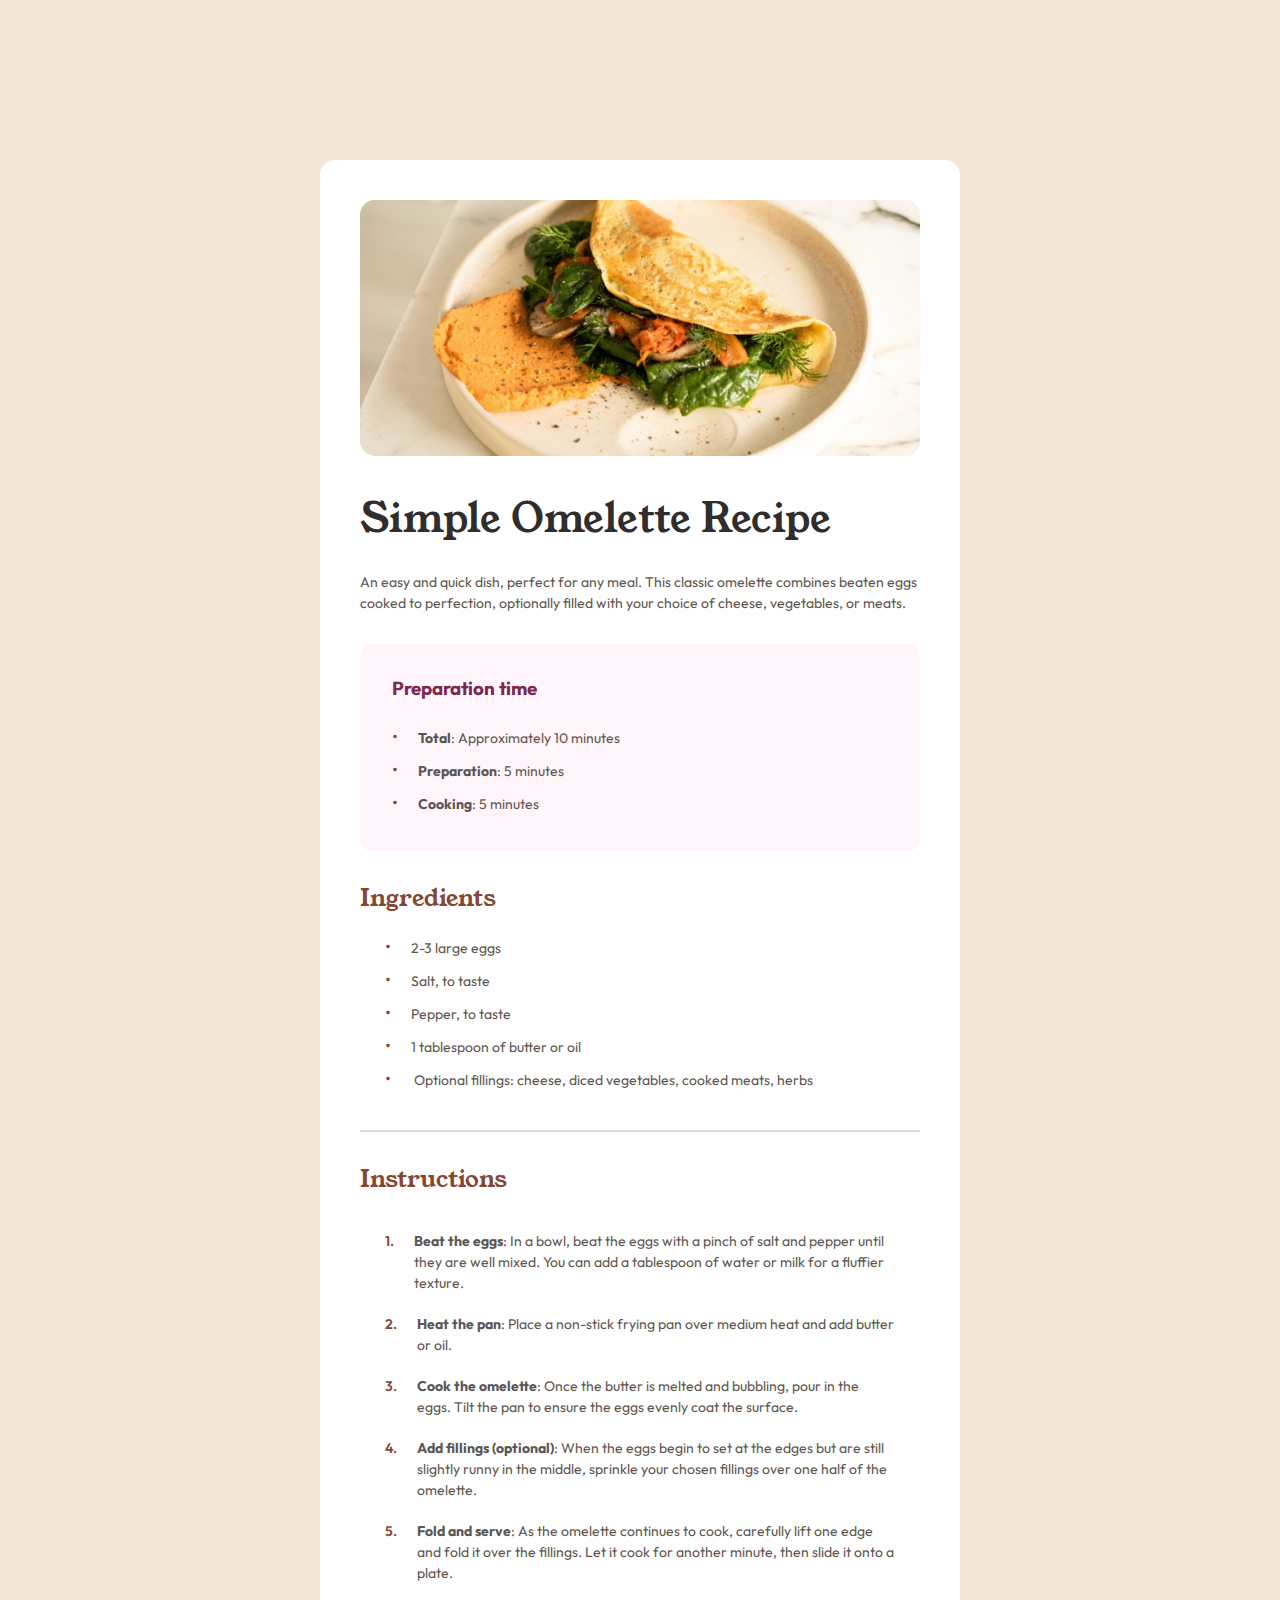
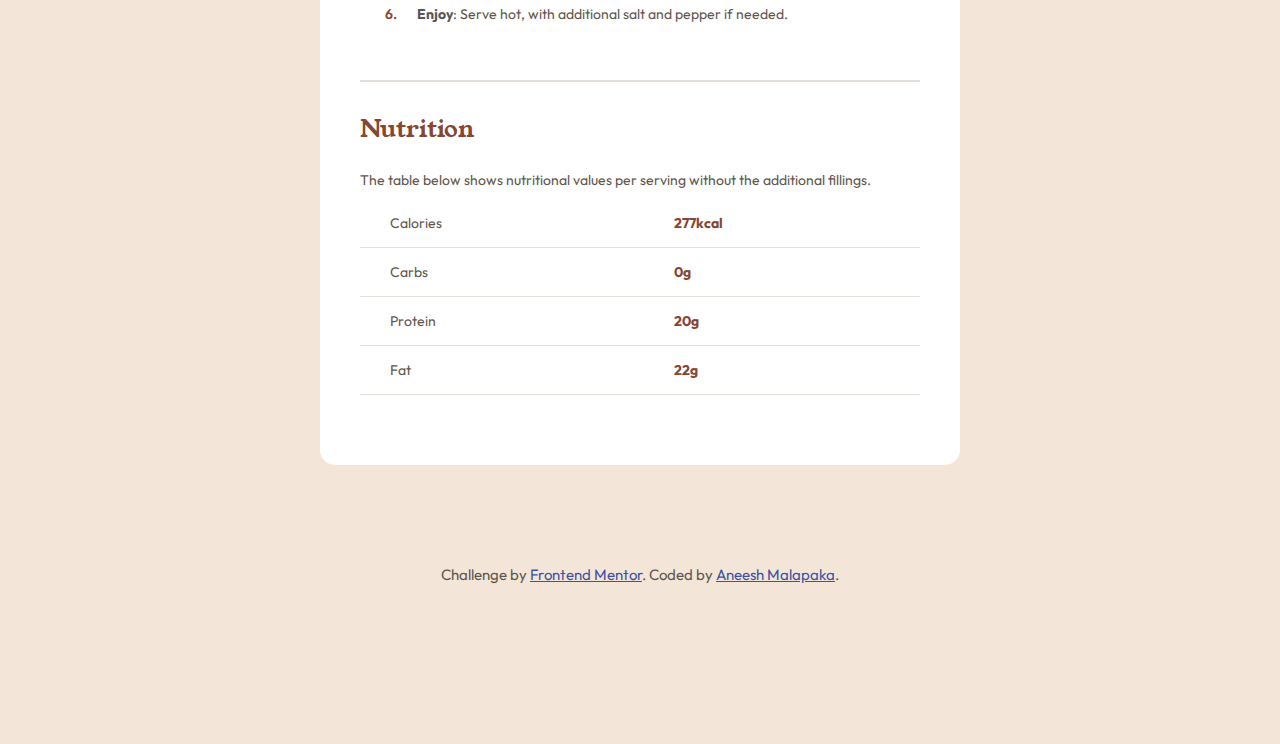
<file: recipe-page-main/index.html>
<!DOCTYPE html>
<html lang="en">
  <head>
    <meta charset="UTF-8" />
    <meta name="viewport" content="width=device-width, initial-scale=1.0" />
    <!-- displays site properly based on user's device -->

    <link
      rel="icon"
      type="image/png"
      sizes="32x32"
      href="./assets/images/favicon-32x32.png"
    />

    <title>Frontend Mentor | Recipe page</title>

    <link rel="stylesheet" href="style.css" />
    <!-- Feel free to remove these styles or customise in your own stylesheet 👍 -->
    <style>
      .attribution {
        font-size: 15px;
        text-align: center;
      }
      .attribution a {
        color: hsl(228, 45%, 44%);
      }
    </style>
  </head>
  <body>
    <main>
      <article>
        <figure>
          <img
            src="./assets/images/image-omelette.jpeg"
            alt="Image of an omlette that is highly royal than what we eat 😂"
          />
        </figure>
        <section class="intro">
          <h1>Simple Omelette Recipe</h1>
          <p>
            An easy and quick dish, perfect for any meal. This classic omelette
            combines beaten eggs cooked to perfection, optionally filled with
            your choice of cheese, vegetables, or meats.
          </p>
        </section>
        <section class="preparation--time">
          <h3>Preparation time</h3>
          <ul>
            <li><strong>Total</strong>: Approximately 10 minutes</li>
            <li><strong>Preparation</strong>: 5 minutes</li>
            <li><strong>Cooking</strong>: 5 minutes</li>
          </ul>
        </section>
        <section class="ingredients">
          <h2>Ingredients</h2>
          <ul>
            <li>2-3 large eggs</li>
            <li>Salt, to taste</li>
            <li>Pepper, to taste</li>
            <li>1 tablespoon of butter or oil</li>
            <li>
              Optional fillings: cheese, diced vegetables, cooked meats, herbs
            </li>
          </ul>
        </section>
        <section class="instructions">
          <h2>Instructions</h2>
          <ol>
            <li>
              <p>
                <strong>Beat the eggs</strong>: In a bowl, beat the eggs with a
                pinch of salt and pepper until they are well mixed. You can add
                a tablespoon of water or milk for a fluffier texture.
              </p>
            </li>
            <li>
              <p>
                <strong>Heat the pan</strong>: Place a non-stick frying pan over
                medium heat and add butter or oil.
              </p>
            </li>
            <li>
              <p>
                <strong>Cook the omelette</strong>: Once the butter is melted
                and bubbling, pour in the eggs. Tilt the pan to ensure the eggs
                evenly coat the surface.
              </p>
            </li>
            <li>
              <p>
                <strong>Add fillings (optional)</strong>: When the eggs begin to
                set at the edges but are still slightly runny in the middle,
                sprinkle your chosen fillings over one half of the omelette.
              </p>
            </li>
            <li>
              <p>
                <strong>Fold and serve</strong>: As the omelette continues to
                cook, carefully lift one edge and fold it over the fillings. Let
                it cook for another minute, then slide it onto a plate.
              </p>
            </li>
            <li>
              <p>
                <strong>Enjoy</strong>: Serve hot, with additional salt and
                pepper if needed.
              </p>
            </li>
          </ol>
        </section>
        <section class="nutrition">
          <h2>Nutrition</h2>
          <p>
            The table below shows nutritional values per serving without the
            additional fillings.
          </p>
          <table>
            <tr>
              <td>Calories</td>
              <td>277kcal</td>
            </tr>
            <tr>
              <td>Carbs</td>
              <td>0g</td>
            </tr>
            <tr>
              <td>Protein</td>
              <td>20g</td>
            </tr>
            <tr>
              <td>Fat</td>
              <td>22g</td>
            </tr>
          </table>
        </section>
      </article>
    </main>
    <footer class="attribution">
      Challenge by
      <a href="https://www.frontendmentor.io?ref=challenge" target="_blank"
        >Frontend Mentor</a
      >. Coded by
      <a href="https://aneesh-malapaka-portfolio.netlify.app/"
        >Aneesh Malapaka</a
      >.
    </footer>
  </body>
</html>
</file>
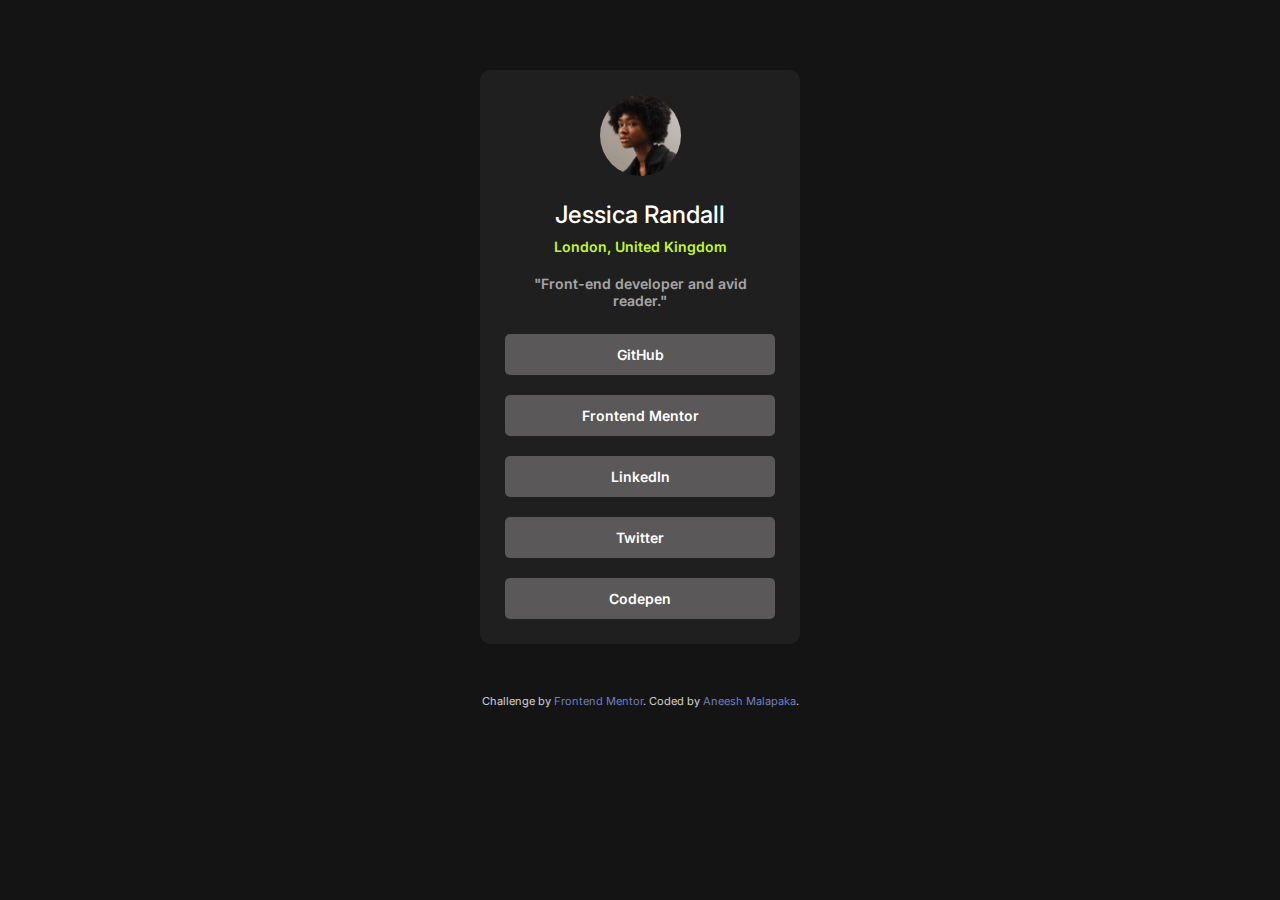
<file: social-links-profile-main/index.html>
<!DOCTYPE html>
<html lang="en">
  <head>
    <meta charset="UTF-8" />
    <meta name="viewport" content="width=device-width, initial-scale=1.0" />
    <!-- displays site properly based on user's device -->

    <link
      rel="icon"
      type="image/png"
      sizes="32x32"
      href="./assets/images/favicon-32x32.png"
    />

    <title>Frontend Mentor | Social links profile</title>

    <!-- Feel free to remove these styles or customise in your own stylesheet 👍 -->
    <link rel="stylesheet" href="style.css" />
    <style>
      .attribution {
        font-size: 11px;
        text-align: center;
        margin-top: 50px;
        opacity: 0.8;
      }
      .attribution a {
        color: hsl(228, 60%, 71%);
        text-decoration: none;
      }
    </style>
  </head>
  <body>
    <main>
      <div class="intro">
        <figure>
          <img src="./assets/images/avatar-jessica.jpeg" alt="jessica avatar" />
          <figcaption>
            <p class="name">Jessica Randall</p>
            <p class="location">London, United Kingdom</p>
          </figcaption>
        </figure>
        <p class="aboutMe-mini">"Front-end developer and avid reader."</p>
      </div>
      <div class="social-links">
        <ul>
          <li><a href="https://github.com/Aneesh-Malapaka">GitHub</a></li>
          <li>
            <a href="https://www.frontendmentor.io/profile/Aneesh-Malapaka"
              >Frontend Mentor</a
            >
          </li>
          <li>
            <a href="https://www.linkedin.com/in/aneesh-malapaka/">LinkedIn</a>
          </li>
          <li><a href="https://twitter.com/MalapakaAneesh">Twitter</a></li>
          <li><a href="https://codepen.io/DeepCoder001">Codepen</a></li>
        </ul>
      </div>
    </main>
    <footer class="attribution">
      Challenge by
      <a href="https://www.frontendmentor.io?ref=challenge" target="_blank"
        >Frontend Mentor</a
      >. Coded by
      <a href="https://aneesh-malapaka-portfolio.netlify.app/"
        >Aneesh Malapaka</a
      >.
    </footer>
  </body>
</html>
</file>
<file: recipe-page-main/style.css>
:root {
  --nutmeg: hsl(14, 45%, 36%);
  --dark-raspberry: hsl(332, 51%, 32%);
  --egg-shell: hsl(30, 54%, 90%);
  --rose-white: hsl(330, 100%, 98%);
  --light-grey: hsl(30, 18%, 87%);
  --wenge-brown: hsl(30, 10%, 34%);
  --dark-charcoal: hsl(24, 5%, 18%);
}
@font-face {
  font-family: "Outfit";
  src: url("./assets/fonts/outfit/Outfit-VariableFont_wght.ttf");
}

@font-face {
  font-family: "Young-Serif";
  src: url("./assets/fonts/young-serif/YoungSerif-Regular.ttf");
}
* {
  margin: 0;
  padding: 0;
  box-sizing: border-box;
  list-style: none;
  font-family: "Outfit";
  color: var(--wenge-brown);
}

p,
li,
td {
  font-size: 14px;
}
strong,
h1 {
  color: var(--dark-charcoal);
}

strong {
  opacity: 0.8;
}
body {
  background-color: var(--egg-shell);
  padding: 10rem 1rem;
  display: flex;
  justify-content: space-between;
  flex-direction: column;
  align-items: center;
}

main {
  padding: 2.5rem;
  background-color: white;
  border-radius: 15px;
  width: 50vw;
}

main article figure img {
  width: 100%;
  border-radius: 15px;
}

section {
  margin: 30px 0;
  color: var(--wenge-brown);
  font-weight: 400;
  width: 100%;
}

section.ingredients,
section.instructions {
  border-bottom: 2px solid var(--light-grey);
  padding-bottom: 20px;
}
section h2 {
  color: var(--nutmeg) !important;
  font-family: "Young-Serif";
  font-weight: 400;
}
section.intro h1 {
  font-size: 2.5em;
  margin-bottom: 25px;
  font-family: "Young-Serif";
  font-weight: 400;
}

section.intro p {
  line-height: 1.5;
  font-weight: 400;
  color: var(--wenge-brown);
}

section.preparation--time {
  background: var(--rose-white);
  padding: 2rem;

  border-radius: 12px;
}

.preparation--time h3 {
  color: var(--dark-raspberry);
  margin-bottom: 20px;
}

.preparation--time ul li:before,
section.ingredients ul li:before {
  content: "•";
  color: var(--nutmeg);
  margin-right: 20px;
  font-size: 18px;
}
.preparation--time ul li,
section.ingredients ul li {
  padding: 5px 0;
}

section.instructions ol,
section.ingredients ul {
  padding: 15px 25px;
}

ol {
  counter-reset: item;
}
ol li:before {
  content: counter(item) ". ";
  counter-increment: item;
  color: var(--nutmeg);
  padding-right: 20px;
  margin: 10px 0;
  font-weight: 600;
}

section.instructions ol li {
  margin: 10px 0;
  line-height: 1.5;
  display: flex;
  align-items: baseline;
}

section.nutrition p {
  padding: 25px 0 10px;
}

section.nutrition table {
  width: 100%;
  padding: 0 20px;
  border-collapse: collapse;
}
section.nutrition table tr {
  border: 1px solid var(--light-grey);
  border-width: 0px 0px 1px 0px;
}
section.nutrition table td {
  padding: 15px 30px;
}
table td:nth-child(even) {
  color: var(--nutmeg);
  font-weight: 700;
}

footer {
  margin-top: 100px;
}

@media screen and (min-width: 320px) and (max-width: 768px) {
  body {
    display: block;
    padding: 0;
  }
  main {
    width: 100vw;
    padding: 0;
  }

  main article figure img {
    border-radius: 0;
  }
  article {
    display: flex;
    flex-direction: column;
    align-items: center;
  }
  section {
    padding: 0 30px;
  }
  section.intro h1 {
    font-size: 2em;
  }

  p,
  li,
  td {
    font-size: 16px;
  }
  section.preparation--time {
    width: 85vw;
  }
}

@media screen and (min-width: 769px) and (max-width: 1100px) {
  body {
    display: block;
    padding: 0;
  }
  main {
    width: 100vw;
    padding: 0;
  }
  main article figure {
    text-align: center;
    padding: 20px 0;
  }
  main article figure img {
    width: 85%;
    border-radius: 15px;
  }
  article {
    display: flex;
    flex-direction: column;
    align-items: center;
    padding: 0 15px;
  }
  section {
    padding: 0 15px;
  }
  section.intro h1 {
    font-size: 2.1em;
  }
  section.preparation--time {
    width: 85vw;
  }
}
</file>
<file: social-links-profile-main/style.css>
@import url("https://fonts.googleapis.com/css2?family=Inter:wght@100..900&display=swap");
:root {
  --green: hsl(75, 94%, 57%);
  --white: hsl(0, 0%, 100%);
  --grey: hsl(0, 1%, 35%);
  --dark-grey: hsl(0, 0%, 12%);
  --off-black: hsl(0, 0%, 8%);
}

* {
  margin: 0;
  padding: 0;
  box-sizing: border-box;
  list-style: none;
  font-family: "Inter";
  color: var(--white);
}

p,
li {
  font-size: 14px;
}
body {
  background-color: var(--off-black);
  display: flex;
  flex-direction: column;
  justify-content: center;
  align-items: center;
  padding: 70px 0;
  overflow-y: hidden;
}

main {
  text-align: center;
  background-color: var(--dark-grey);
  padding: 25px;
  height: 100%;
  border-radius: 10px;
  width: 85vw;
}

figure img {
  border-radius: 50%;
  width: 32%;
}
figure figcaption {
  padding: 20px 0;
}

figure figcaption p.name {
  font-size: 24px;
  font-weight: 500;
  margin-bottom: 9px;
}

figure figcaption p.location {
  color: var(--green);
  font-weight: 600;
}

div.intro > p {
  font-size: 14px;
  font-weight: 600;
  color: var(--white);
  opacity: 0.6;
  margin-bottom: 25px;
}

div.social-links ul {
  display: flex;
  flex-direction: column;
  gap: 20px;
  text-align: center;
}

ul li {
  background-color: var(--grey);
  border-radius: 5px;
  cursor: pointer;
  font-weight: 600;
  font-size: 14px;
  text-align: center;
}

li a {
  text-decoration: none;
  width: 100%;
  padding: 12px;
  display: block;
}

li a:hover {
  background-color: var(--green);
  color: var(--off-black);
  border-radius: 5px;
}

/* media queries for large devices */
@media only screen and (min-width: 768px) {
  main {
    width: 50vw;
  }

  figure img {
    width: 20%;
  }
}

@media only screen and (min-width: 992px) {
  main {
    width: 35vw;
  }
}

@media only screen and (min-width: 1024px) {
  figure img {
    width: 30%;
  }
  main {
    width: 25vw;
  }
}
</file>
